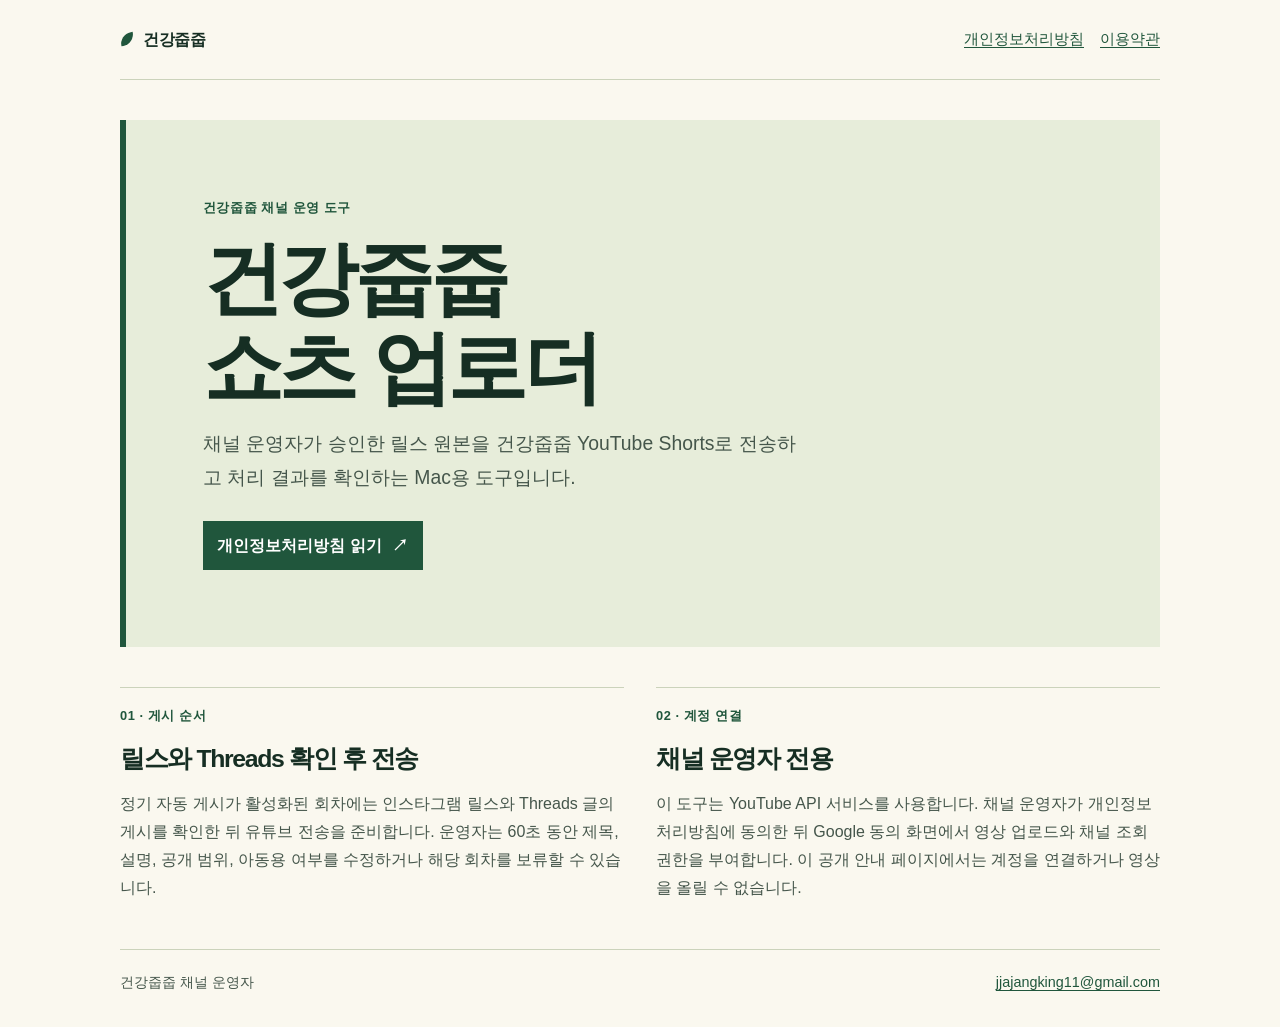
<file: index.html>
<!doctype html>
<html lang="ko">
<head>
  <meta charset="utf-8">
  <meta name="viewport" content="width=device-width, initial-scale=1">
  <meta name="description" content="건강줍줍 채널의 YouTube Shorts 업로드 도구 소개와 개인정보처리방침 및 이용약관입니다.">
  <title>건강줍줍 쇼츠 업로더</title>
  <link rel="stylesheet" href="./2026-11-09_site.css">
</head>
<body>
  <a class="skip" href="#main">본문 바로가기</a>
  <header class="shell top">
    <a class="brand" href="./index.html" aria-current="page"><span class="mark" aria-hidden="true"></span>건강줍줍</a>
    <nav aria-label="사이트 안내">
      <a href="./privacy.html">개인정보처리방침</a>
      <a href="./terms.html">이용약관</a>
    </nav>
  </header>
  <main id="main" class="shell">
    <section class="hero" aria-labelledby="title">
      <p class="label">건강줍줍 채널 운영 도구</p>
      <h1 id="title">건강줍줍<br>쇼츠 업로더</h1>
      <p class="lead">채널 운영자가 승인한 릴스 원본을 건강줍줍 YouTube Shorts로 전송하고 처리 결과를 확인하는 Mac용 도구입니다.</p>
      <a class="button" href="./privacy.html">개인정보처리방침 읽기 <span aria-hidden="true">↗</span></a>
    </section>
    <div class="overview">
      <section aria-labelledby="flow">
        <p class="label">01 · 게시 순서</p>
        <h2 id="flow">릴스와 Threads 확인 후 전송</h2>
        <p>정기 자동 게시가 활성화된 회차에는 인스타그램 릴스와 Threads 글의 게시를 확인한 뒤 유튜브 전송을 준비합니다. 운영자는 60초 동안 제목, 설명, 공개 범위, 아동용 여부를 수정하거나 해당 회차를 보류할 수 있습니다.</p>
      </section>
      <section aria-labelledby="access">
        <p class="label">02 · 계정 연결</p>
        <h2 id="access">채널 운영자 전용</h2>
        <p>이 도구는 YouTube API 서비스를 사용합니다. 채널 운영자가 개인정보처리방침에 동의한 뒤 Google 동의 화면에서 영상 업로드와 채널 조회 권한을 부여합니다. 이 공개 안내 페이지에서는 계정을 연결하거나 영상을 올릴 수 없습니다.</p>
      </section>
    </div>
  </main>
  <footer class="shell foot">
    <span>건강줍줍 채널 운영자</span>
    <a href="mailto:jjajangking11@gmail.com">jjajangking11@gmail.com</a>
  </footer>
</body>
</html>
</file>
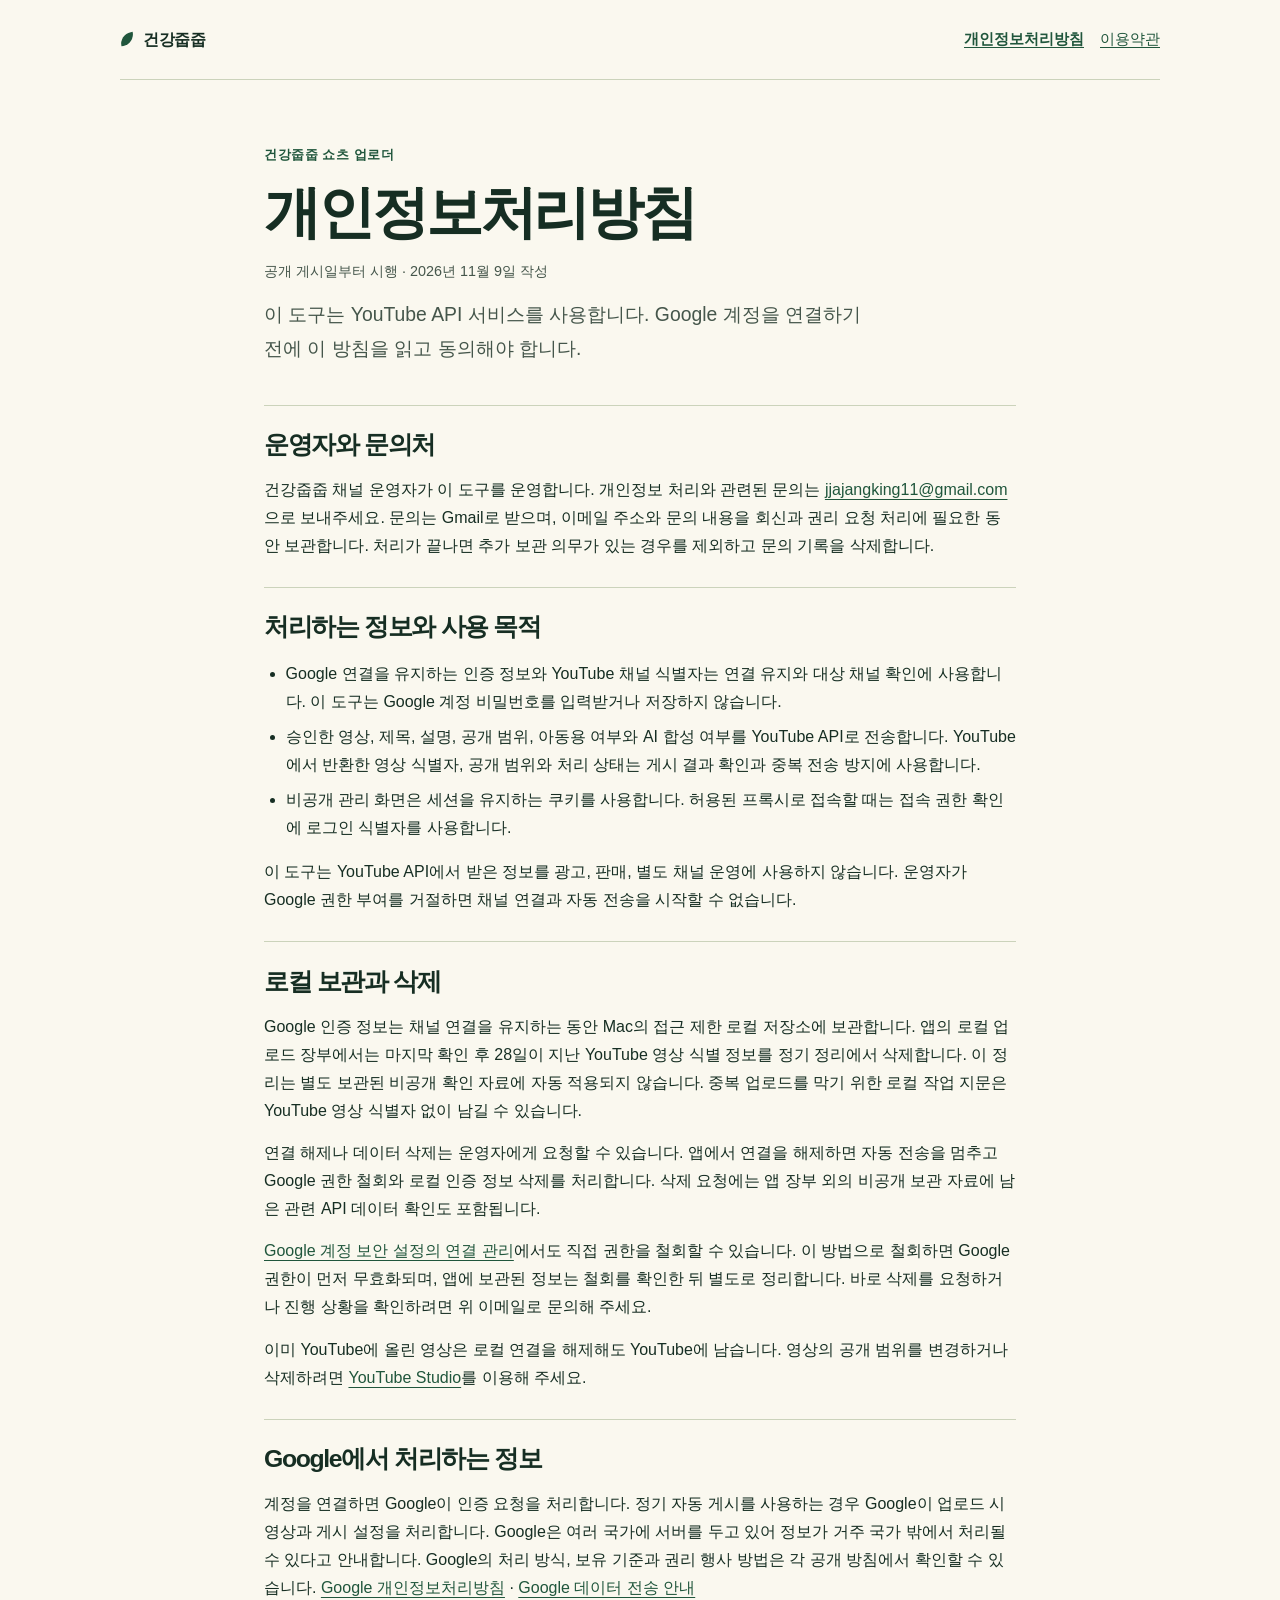
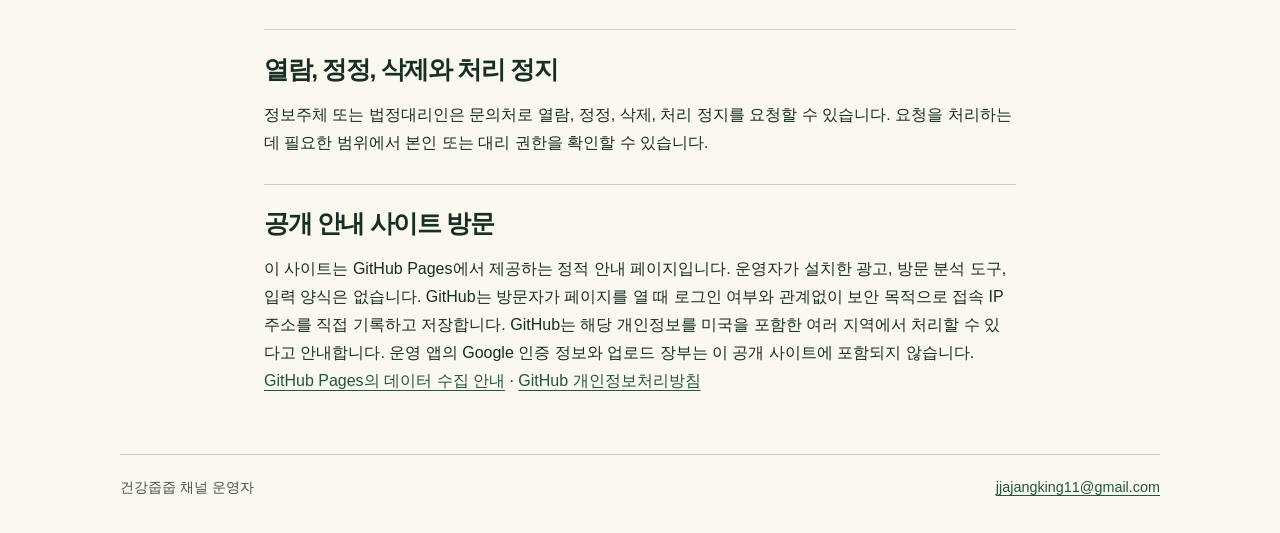
<file: privacy.html>
<!doctype html>
<html lang="ko">
<head>
  <meta charset="utf-8">
  <meta name="viewport" content="width=device-width, initial-scale=1">
  <meta name="description" content="건강줍줍 쇼츠 업로더의 처리 정보, 보관 기간, 접근 권한 철회 및 데이터 삭제 안내입니다.">
  <title>개인정보처리방침 · 건강줍줍 쇼츠 업로더</title>
  <link rel="stylesheet" href="./2026-11-09_site.css">
</head>
<body>
  <a class="skip" href="#main">본문 바로가기</a>
  <header class="shell top">
    <a class="brand" href="./index.html"><span class="mark" aria-hidden="true"></span>건강줍줍</a>
    <nav aria-label="사이트 안내">
      <a href="./privacy.html" aria-current="page">개인정보처리방침</a>
      <a href="./terms.html">이용약관</a>
    </nav>
  </header>
  <main id="main" class="shell policy">
    <header class="policy-head">
      <p class="label">건강줍줍 쇼츠 업로더</p>
      <h1>개인정보처리방침</h1>
      <p class="muted">공개 게시일부터 시행 · 2026년 11월 9일 작성</p>
      <p class="lead">이 도구는 YouTube API 서비스를 사용합니다. Google 계정을 연결하기 전에 이 방침을 읽고 동의해야 합니다.</p>
    </header>
    <section>
      <h2>운영자와 문의처</h2>
      <p>건강줍줍 채널 운영자가 이 도구를 운영합니다. 개인정보 처리와 관련된 문의는 <a href="mailto:jjajangking11@gmail.com">jjajangking11@gmail.com</a>으로 보내주세요. 문의는 Gmail로 받으며, 이메일 주소와 문의 내용을 회신과 권리 요청 처리에 필요한 동안 보관합니다. 처리가 끝나면 추가 보관 의무가 있는 경우를 제외하고 문의 기록을 삭제합니다.</p>
    </section>
    <section>
      <h2>처리하는 정보와 사용 목적</h2>
      <ul>
        <li>Google 연결을 유지하는 인증 정보와 YouTube 채널 식별자는 연결 유지와 대상 채널 확인에 사용합니다. 이 도구는 Google 계정 비밀번호를 입력받거나 저장하지 않습니다.</li>
        <li>승인한 영상, 제목, 설명, 공개 범위, 아동용 여부와 AI 합성 여부를 YouTube API로 전송합니다. YouTube에서 반환한 영상 식별자, 공개 범위와 처리 상태는 게시 결과 확인과 중복 전송 방지에 사용합니다.</li>
        <li>비공개 관리 화면은 세션을 유지하는 쿠키를 사용합니다. 허용된 프록시로 접속할 때는 접속 권한 확인에 로그인 식별자를 사용합니다.</li>
      </ul>
      <p>이 도구는 YouTube API에서 받은 정보를 광고, 판매, 별도 채널 운영에 사용하지 않습니다. 운영자가 Google 권한 부여를 거절하면 채널 연결과 자동 전송을 시작할 수 없습니다.</p>
    </section>
    <section>
      <h2>로컬 보관과 삭제</h2>
      <p>Google 인증 정보는 채널 연결을 유지하는 동안 Mac의 접근 제한 로컬 저장소에 보관합니다. 앱의 로컬 업로드 장부에서는 마지막 확인 후 28일이 지난 YouTube 영상 식별 정보를 정기 정리에서 삭제합니다. 이 정리는 별도 보관된 비공개 확인 자료에 자동 적용되지 않습니다. 중복 업로드를 막기 위한 로컬 작업 지문은 YouTube 영상 식별자 없이 남길 수 있습니다.</p>
      <p>연결 해제나 데이터 삭제는 운영자에게 요청할 수 있습니다. 앱에서 연결을 해제하면 자동 전송을 멈추고 Google 권한 철회와 로컬 인증 정보 삭제를 처리합니다. 삭제 요청에는 앱 장부 외의 비공개 보관 자료에 남은 관련 API 데이터 확인도 포함됩니다.</p>
      <p><a href="https://security.google.com/settings/security/permissions">Google 계정 보안 설정의 연결 관리</a>에서도 직접 권한을 철회할 수 있습니다. 이 방법으로 철회하면 Google 권한이 먼저 무효화되며, 앱에 보관된 정보는 철회를 확인한 뒤 별도로 정리합니다. 바로 삭제를 요청하거나 진행 상황을 확인하려면 위 이메일로 문의해 주세요.</p>
      <p>이미 YouTube에 올린 영상은 로컬 연결을 해제해도 YouTube에 남습니다. 영상의 공개 범위를 변경하거나 삭제하려면 <a href="https://studio.youtube.com/">YouTube Studio</a>를 이용해 주세요.</p>
    </section>
    <section>
      <h2>Google에서 처리하는 정보</h2>
      <p>계정을 연결하면 Google이 인증 요청을 처리합니다. 정기 자동 게시를 사용하는 경우 Google이 업로드 시 영상과 게시 설정을 처리합니다. Google은 여러 국가에 서버를 두고 있어 정보가 거주 국가 밖에서 처리될 수 있다고 안내합니다. Google의 처리 방식, 보유 기준과 권리 행사 방법은 각 공개 방침에서 확인할 수 있습니다. <a href="https://policies.google.com/privacy?hl=ko">Google 개인정보처리방침</a> · <a href="https://policies.google.com/privacy/frameworks?hl=ko">Google 데이터 전송 안내</a></p>
    </section>
    <section>
      <h2>열람, 정정, 삭제와 처리 정지</h2>
      <p>정보주체 또는 법정대리인은 문의처로 열람, 정정, 삭제, 처리 정지를 요청할 수 있습니다. 요청을 처리하는 데 필요한 범위에서 본인 또는 대리 권한을 확인할 수 있습니다.</p>
    </section>
    <section>
      <h2>공개 안내 사이트 방문</h2>
      <p>이 사이트는 GitHub Pages에서 제공하는 정적 안내 페이지입니다. 운영자가 설치한 광고, 방문 분석 도구, 입력 양식은 없습니다. GitHub는 방문자가 페이지를 열 때 로그인 여부와 관계없이 보안 목적으로 접속 IP 주소를 직접 기록하고 저장합니다. GitHub는 해당 개인정보를 미국을 포함한 여러 지역에서 처리할 수 있다고 안내합니다. 운영 앱의 Google 인증 정보와 업로드 장부는 이 공개 사이트에 포함되지 않습니다. <a href="https://docs.github.com/en/pages/getting-started-with-github-pages/what-is-github-pages#data-collection">GitHub Pages의 데이터 수집 안내</a> · <a href="https://docs.github.com/en/site-policy/privacy-policies/github-general-privacy-statement#international-data-transfers">GitHub 개인정보처리방침</a></p>
    </section>
  </main>
  <footer class="shell foot">
    <span>건강줍줍 채널 운영자</span>
    <a href="mailto:jjajangking11@gmail.com">jjajangking11@gmail.com</a>
  </footer>
</body>
</html>
</file>
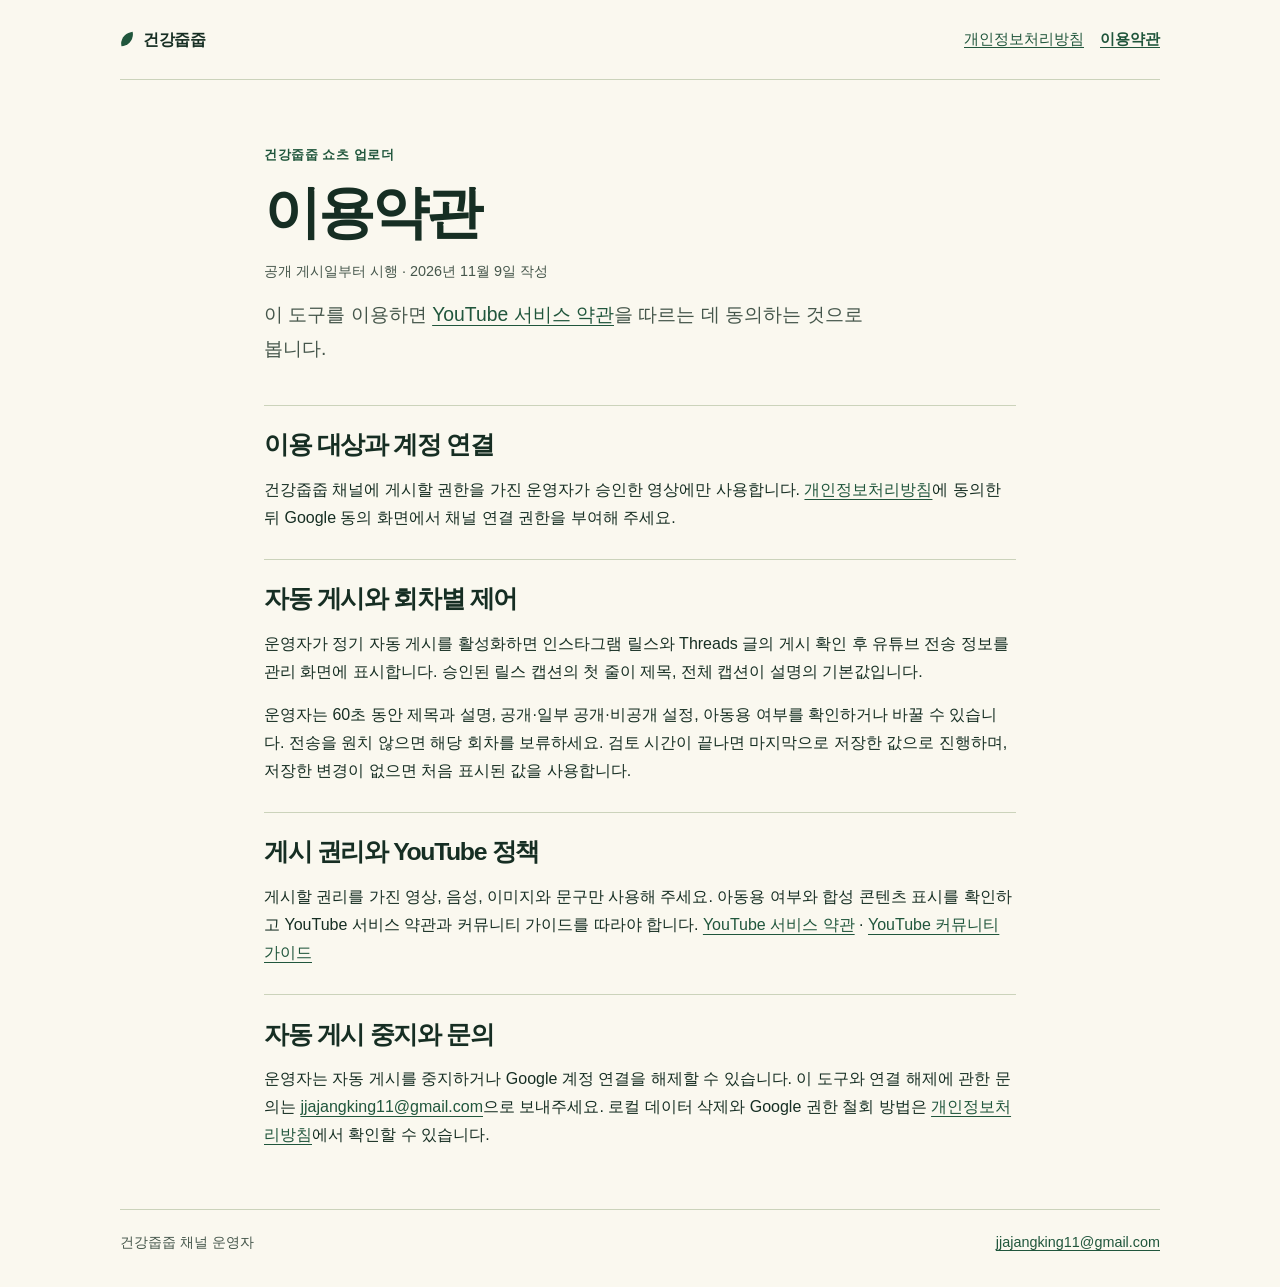
<file: terms.html>
<!doctype html>
<html lang="ko">
<head>
  <meta charset="utf-8">
  <meta name="viewport" content="width=device-width, initial-scale=1">
  <meta name="description" content="건강줍줍 쇼츠 업로더의 이용 대상, 업로드 동작, 운영자 제어 방법과 YouTube 약관입니다.">
  <title>이용약관 · 건강줍줍 쇼츠 업로더</title>
  <link rel="stylesheet" href="./2026-11-09_site.css">
</head>
<body>
  <a class="skip" href="#main">본문 바로가기</a>
  <header class="shell top">
    <a class="brand" href="./index.html"><span class="mark" aria-hidden="true"></span>건강줍줍</a>
    <nav aria-label="사이트 안내">
      <a href="./privacy.html">개인정보처리방침</a>
      <a href="./terms.html" aria-current="page">이용약관</a>
    </nav>
  </header>
  <main id="main" class="shell policy">
    <header class="policy-head">
      <p class="label">건강줍줍 쇼츠 업로더</p>
      <h1>이용약관</h1>
      <p class="muted">공개 게시일부터 시행 · 2026년 11월 9일 작성</p>
      <p class="lead">이 도구를 이용하면 <a href="https://www.youtube.com/t/terms?hl=ko">YouTube 서비스 약관</a>을 따르는 데 동의하는 것으로 봅니다.</p>
    </header>
    <section>
      <h2>이용 대상과 계정 연결</h2>
      <p>건강줍줍 채널에 게시할 권한을 가진 운영자가 승인한 영상에만 사용합니다. <a href="./privacy.html">개인정보처리방침</a>에 동의한 뒤 Google 동의 화면에서 채널 연결 권한을 부여해 주세요.</p>
    </section>
    <section>
      <h2>자동 게시와 회차별 제어</h2>
      <p>운영자가 정기 자동 게시를 활성화하면 인스타그램 릴스와 Threads 글의 게시 확인 후 유튜브 전송 정보를 관리 화면에 표시합니다. 승인된 릴스 캡션의 첫 줄이 제목, 전체 캡션이 설명의 기본값입니다.</p>
      <p>운영자는 60초 동안 제목과 설명, 공개·일부 공개·비공개 설정, 아동용 여부를 확인하거나 바꿀 수 있습니다. 전송을 원치 않으면 해당 회차를 보류하세요. 검토 시간이 끝나면 마지막으로 저장한 값으로 진행하며, 저장한 변경이 없으면 처음 표시된 값을 사용합니다.</p>
    </section>
    <section>
      <h2>게시 권리와 YouTube 정책</h2>
      <p>게시할 권리를 가진 영상, 음성, 이미지와 문구만 사용해 주세요. 아동용 여부와 합성 콘텐츠 표시를 확인하고 YouTube 서비스 약관과 커뮤니티 가이드를 따라야 합니다. <a href="https://www.youtube.com/t/terms?hl=ko">YouTube 서비스 약관</a> · <a href="https://support.google.com/youtube/answer/9288567?hl=ko">YouTube 커뮤니티 가이드</a></p>
    </section>
    <section>
      <h2>자동 게시 중지와 문의</h2>
      <p>운영자는 자동 게시를 중지하거나 Google 계정 연결을 해제할 수 있습니다. 이 도구와 연결 해제에 관한 문의는 <a href="mailto:jjajangking11@gmail.com">jjajangking11@gmail.com</a>으로 보내주세요. 로컬 데이터 삭제와 Google 권한 철회 방법은 <a href="./privacy.html">개인정보처리방침</a>에서 확인할 수 있습니다.</p>
    </section>
  </main>
  <footer class="shell foot">
    <span>건강줍줍 채널 운영자</span>
    <a href="mailto:jjajangking11@gmail.com">jjajangking11@gmail.com</a>
  </footer>
</body>
</html>
</file>
<file: 2026-11-09_site.css>
:root {
  color-scheme: light;
  --ink: #162e23;
  --quiet: #45564b;
  --paper: #faf8ef;
  --accent: #20563c;
  --panel: #e7edda;
  --rule: #cbd3bb;
  font-family: "Apple SD Gothic Neo", "Malgun Gothic", sans-serif;
  line-height: 1.75;
  color: var(--ink);
  background: var(--paper);
}
* { box-sizing: border-box; }
body { margin: 0; }
a { color: var(--accent); text-underline-offset: .23em; }
a:focus-visible { outline: 2px solid var(--accent); outline-offset: 4px; }
.shell { width: min(100% - 3rem, 65rem); margin-inline: auto; }
.skip { position: absolute; top: .5rem; left: 1rem; background: var(--paper); padding: .3rem .6rem; transform: translateY(-160%); }
.skip:focus { transform: none; }
.top, .foot { display: flex; justify-content: space-between; gap: 1rem 2rem; flex-wrap: wrap; align-items: center; }
.top { min-height: 5rem; padding-block: 1.2rem; border-bottom: 1px solid var(--rule); }
.brand { color: var(--ink); font-weight: 800; letter-spacing: -.03em; text-decoration: none; }
.mark { display: inline-block; width: .9rem; height: .72rem; margin-right: .55rem; background: var(--accent); border-radius: .9rem 0 .9rem 0; transform: rotate(-12deg); }
nav { display: flex; gap: 1rem; flex-wrap: wrap; font-size: .94rem; }
nav [aria-current="page"] { font-weight: 800; }
.hero { position: relative; margin-block: 2.5rem; padding: clamp(2rem, 6vw, 5rem); background: var(--panel); border-left: .4rem solid var(--accent); }
h1, h2, p { margin-block: 0 .9rem; }
h1, h2 { letter-spacing: -.055em; word-break: keep-all; }
h1 { font-size: clamp(2.35rem, 8vw, 5rem); line-height: 1.12; }
h2 { font-size: clamp(1.2rem, 3vw, 1.55rem); line-height: 1.35; }
.label { color: var(--accent); font-size: .8rem; font-weight: 800; letter-spacing: .045em; }
.lead { max-width: 38rem; color: var(--quiet); font-size: clamp(1.03rem, 2.8vw, 1.21rem); }
.button { display: inline-block; margin-top: .75rem; padding: .65rem .9rem; background: var(--accent); color: #fff; font-weight: 700; text-decoration: none; }
.button span { margin-left: .4rem; }
.overview { display: grid; grid-template-columns: repeat(2, minmax(0, 1fr)); gap: 2rem; }
.overview section { border-top: 1px solid var(--rule); padding-top: 1.1rem; }
.overview p:last-child { color: var(--quiet); }
.policy { max-width: 47rem; }
.policy-head { padding-block: clamp(2rem, 6vw, 4rem) 1.5rem; }
.policy-head h1 { font-size: clamp(2rem, 7vw, 3.55rem); }
.policy section { border-top: 1px solid var(--rule); padding-block: 1.4rem .8rem; }
.policy li + li { margin-top: .45rem; }
.policy ul { padding-inline-start: 1.35rem; }
.muted, .foot { color: var(--quiet); font-size: .9rem; }
.foot { border-top: 1px solid var(--rule); margin-top: 2rem; padding-block: 1.25rem 2rem; }
p, li, a { overflow-wrap: anywhere; }
@media (max-width: 42rem) {
  .shell { width: calc(100% - 2rem); }
  .hero { margin-block: 1.5rem; padding: 1.6rem 1.2rem; }
  .overview { grid-template-columns: 1fr; gap: 1rem; }
}
</file>
